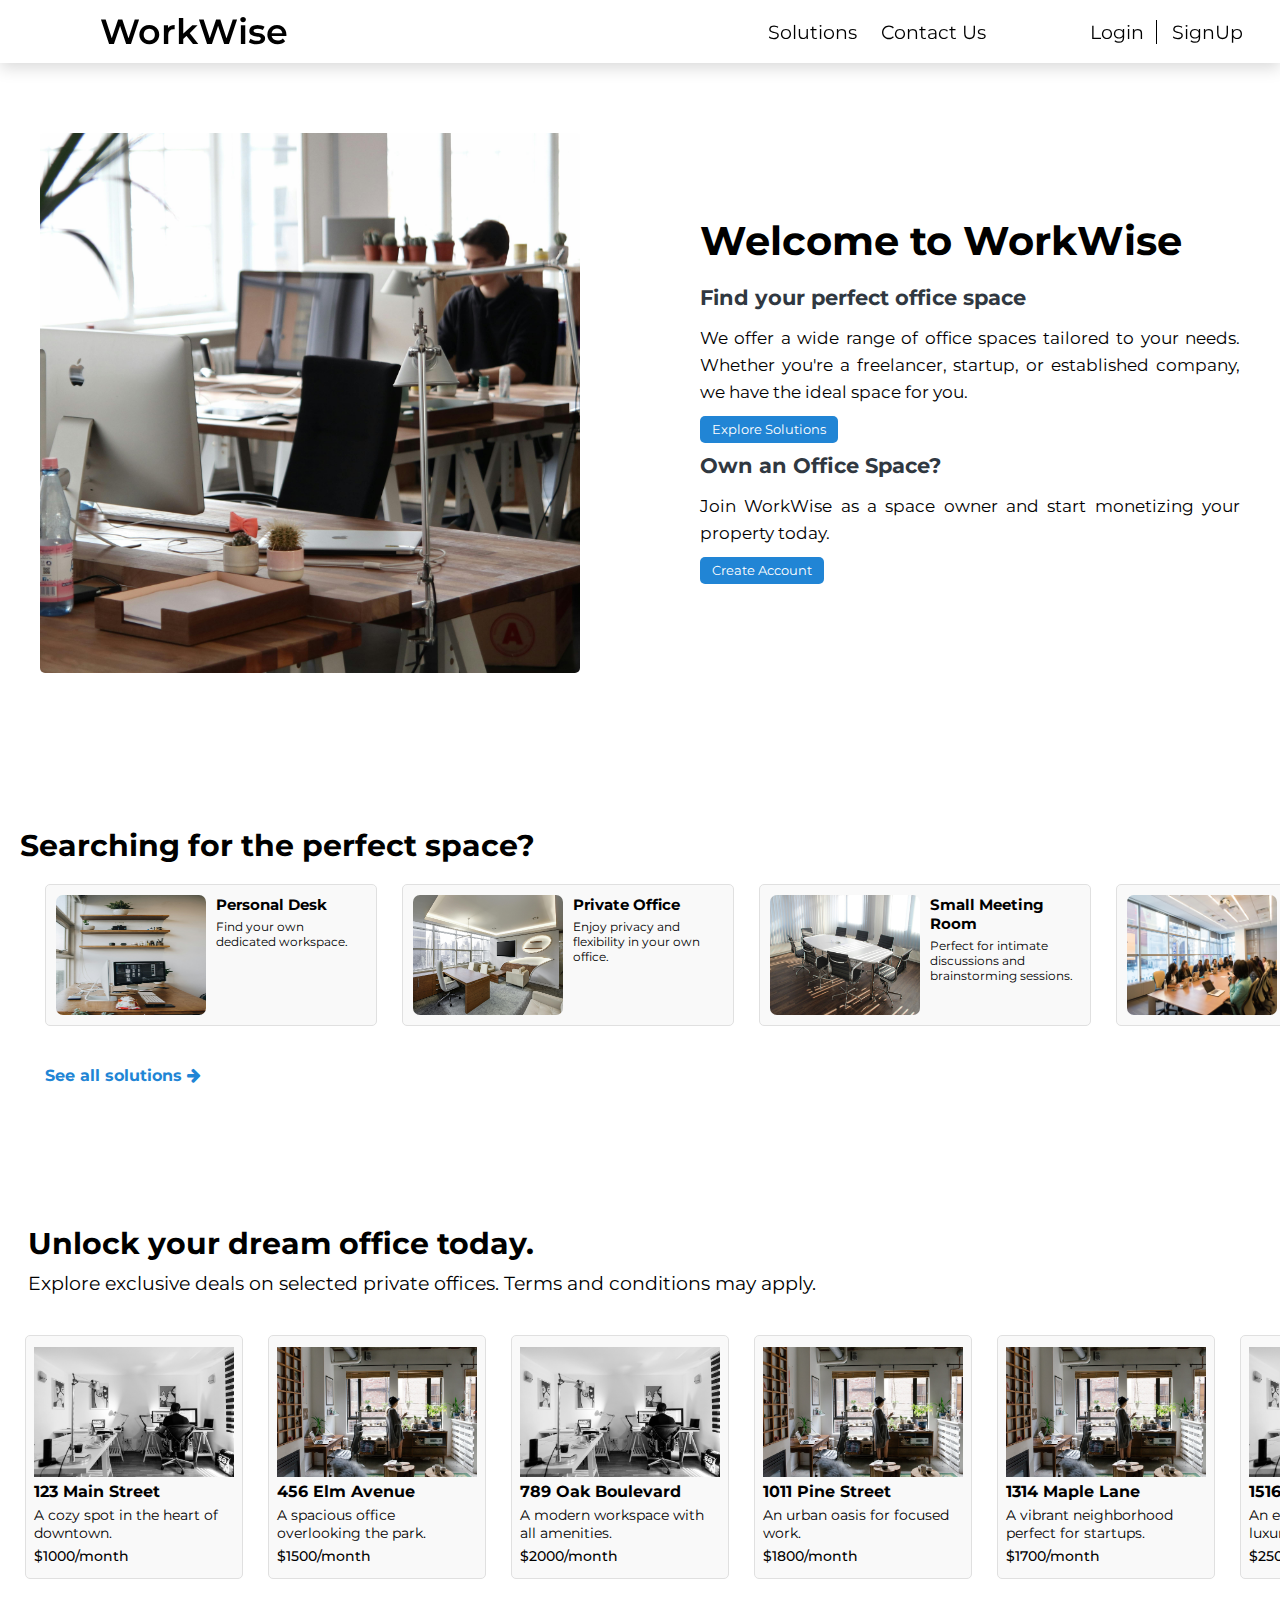
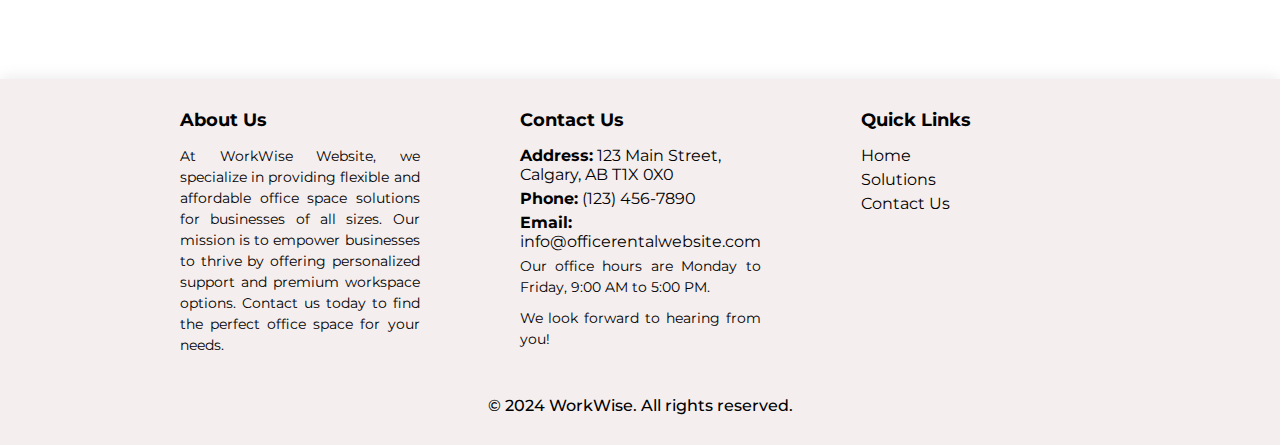
<file: index.html>
<!DOCTYPE html>
<html lang="en">
<head>
    <meta charset="UTF-8">
    <meta name="viewport" content="width=device-width, initial-scale=1.0">
    <link href="//maxcdn.bootstrapcdn.com/font-awesome/4.1.0/css/font-awesome.min.css" rel="stylesheet">
    <link rel="preconnect" href="https://fonts.googleapis.com">
    <link rel="preconnect" href="https://fonts.gstatic.com" crossorigin>
    <link href="https://fonts.googleapis.com/css2?family=Montserrat:ital,wght@0,100..900;1,100..900&display=swap" rel="stylesheet">
    <link rel="stylesheet" href="styles.css">
    <title>WorkWise</title>
</head>
<body>

    <!--Header Section-->
    <header class="header">
        <nav class="navbar">
            <div class="container">
                <div class="logo">
                    <a href="#">WorkWise</a>
                </div>
                <!-- Hamburger Icon -->
                <div class="menu-toggle">
                    <div class="hamburger">
                        <div class="line"></div>
                        <div class="line"></div>
                        <div class="line"></div>
                    </div>
                </div>
                <div class="menu">
                    <ul class="menu-list">
                        <li><a href="FindaWorkspace.html">Solutions</a></li>
                        <li><a class="a2" href="contactus.html">Contact Us</a></li>
                        <li><a href="login.html" class="login-link" >Login<li><a href="signup.html" class="signup-link">SignUp</a></li></a></li>
                    </ul>
                </div>
            </div>
        </nav>
    </header>

    <!--Home Search-->

    <section class="search-section">
        <div class="half-width">
            <img src="images/home-space.jpg" alt="Home Space Image">
        </div>
        <div class="half-width">
            <div>
                <h1>Welcome to WorkWise</h1>
                <h3>Find your perfect office space</h3>
                <p>We offer a wide range of office spaces tailored to your needs. Whether you're a freelancer, startup, or established company, we have the ideal space for you.</p>
                <a href="#" class="btn">Explore Solutions</a>
            </div>
            <div>
                <h3>Own an Office Space?</h3>
                <p>Join WorkWise as a space owner and start monetizing your property today.</p>
                <a href="#" class="btn">Create Account</a>
            </div>
        </div>
    </section>

    <!--Solutions-->

    <section class="space-types">
        <h2>Searching for the perfect space?</h2>
        <div class="scrolling-wrapper">
            <div class="space-type">
                <img src="images/personal-desk.jpg" alt="Personal Desk Image" class="space-image">
                <div class="space-content">
                    <h3>Personal Desk</h3>
                    <p>Find your own dedicated workspace.</p>
                </div>
            </div>
            <div class="space-type">
                <img src="images/private-office.jpg" alt="Personal Desk Image" class="space-image">
                <div class="space-content">
                    <h3>Private Office</h3>
                    <p>Enjoy privacy and flexibility in your own office.</p>
                </div>
            </div>
            <div class="space-type">
                <img src="images/small-meetroom.jpg" alt="Personal Desk Image" class="space-image">
                <div class="space-content">
                    <h3>Small Meeting Room</h3>
                    <p>Perfect for intimate discussions and brainstorming sessions.</p>
                </div>
            </div>
            <div class="space-type">
                <img src="images/big-meetroom.jpg" alt="Personal Desk Image" class="space-image">
                <div class="space-content">
                    <h3>Big Meeting Room</h3>
                    <p>Accommodate larger groups for presentations and conferences.</p>
                </div>
            </div>
            <div class="space-type">
                <img src="images/whole-flooroff.jpg" alt="Personal Desk Image" class="space-image">
                <div class="space-content">
                    <h3>Whole Floor Office</h3>
                    <p>Take over an entire floor for your company's operations.</p>
                </div>
            </div>
            <div class="space-type">
                <img src="images/venue.jpg" alt="Personal Desk Image" class="space-image">
                <div class="space-content">
                    <h3>Venue</h3>
                    <p>Host events and gatherings in our versatile venues.</p>
                </div>
            </div>
        </div>
        <p class="see-all-solutions"><a href="#solutions.html">See all solutions <i class="fa fa-arrow-right"></i></a></p>
    </section>

    <!--Highlights Spaces-->

    <section class="highlights">
        <h2 class="hh2">Unlock your dream office today.</h2>
        <h3 class="hh3">Explore exclusive deals on selected private offices. Terms and conditions may apply.</h3>
        <div class="highlight-wrapper">
            <!-- Space 1 -->
            <div class="highlight">
                <img src="images/space1.jpg" alt="Space 1" class="highlight-image">
                <div class="highlight-content">
                    <h3>123 Main Street</h3>
                    <p>A cozy spot in the heart of downtown.</p>
                    <p class="price">$1000/month</p>
                </div>
            </div>

            <!-- Space 2 -->
            <div class="highlight">
                <img src="images/space2.jpg" alt="Space 2" class="highlight-image">
                <div class="highlight-content">
                    <h3>456 Elm Avenue</h3>
                    <p>A spacious office overlooking the park.</p>
                    <p class="price">$1500/month</p>
                </div>
            </div>

            <!-- Space 3 -->
            <div class="highlight">
                <img src="images/space1.jpg" alt="Space 3" class="highlight-image">
                <div class="highlight-content">
                    <h3>789 Oak Boulevard</h3>
                    <p>A modern workspace with all amenities.</p>
                    <p class="price">$2000/month</p>
                </div>
            </div>

            <!-- Space 4 -->
            <div class="highlight">
                <img src="images/space2.jpg" alt="Space 4" class="highlight-image">
                <div class="highlight-content">
                    <h3>1011 Pine Street</h3>
                    <p>An urban oasis for focused work.</p>
                    <p class="price">$1800/month</p>
                </div>
            </div>

            <!-- Space 5 -->
            <div class="highlight">
                <img src="images/space2.jpg" alt="Space 5" class="highlight-image">
                <div class="highlight-content">
                    <h3>1314 Maple Lane</h3>
                    <p>A vibrant neighborhood perfect for startups.</p>
                    <p class="price">$1700/month</p>
                </div>
            </div>

            <!-- Space 6 -->
            <div class="highlight">
                <img src="images/space1.jpg" alt="Space 6" class="highlight-image">
                <div class="highlight-content">
                    <h3>1516 Birch Street</h3>
                    <p>An exclusive location for luxury offices.</p>
                    <p class="price">$2500/month</p>
                </div>
            </div>

            <!-- Space 7 -->
            <div class="highlight">
                <img src="images/space2.jpg" alt="Space 7" class="highlight-image">
                <div class="highlight-content">
                    <h3>1516 Birch Street</h3>
                    <p>An exclusive location for luxury offices.</p>
                    <p class="price">$2500/month</p>
                </div>
            </div>
        </div>
    </section>
    
    
    <!----- Footer ----->

    <footer>
        <div class="footer-container">
            <div class="footer-section">
                <h3>About Us</h3>
                <p>At WorkWise Website, we specialize in providing flexible and affordable office space solutions for businesses of all sizes.
                Our mission is to empower businesses to thrive by offering personalized support and premium workspace options. 
                Contact us today to find the perfect office space for your needs.</p>
            </div>
            <div class="footer-section">
                <h3>Contact Us</h3>
                <ul>
                    <li><strong>Address:</strong> 123 Main Street, Calgary, AB T1X 0X0</li>
                    <li><strong>Phone:</strong> (123) 456-7890</li>
                    <li><strong>Email:</strong> info@officerentalwebsite.com</li>
                </ul>
                <p>Our office hours are Monday to Friday, 9:00 AM to 5:00 PM.</p>
                <p>We look forward to hearing from you!</p>
            </div>
            
            <div class="footer-section">
                <h3>Quick Links</h3>
                <ul>
                    <li><a href="index.html">Home</a></li>
                    <!--<li><a href="#">About</a></li>-->
                    <li><a href="FindaWorkspace.html">Solutions</a></li>
                    <li><a href="contactus.html">Contact Us</a></li>
                </ul>
            </div>
        </div>
        <div class="bottom-footer">
            <p>&copy; 2024 WorkWise. All rights reserved.</p></p>
        </div>
    </footer>

    <script src="https://code.jquery.com/jquery-3.6.0.min.js"></script>
    <script src="script.js"></script>
    
</body>
</html>
</file>
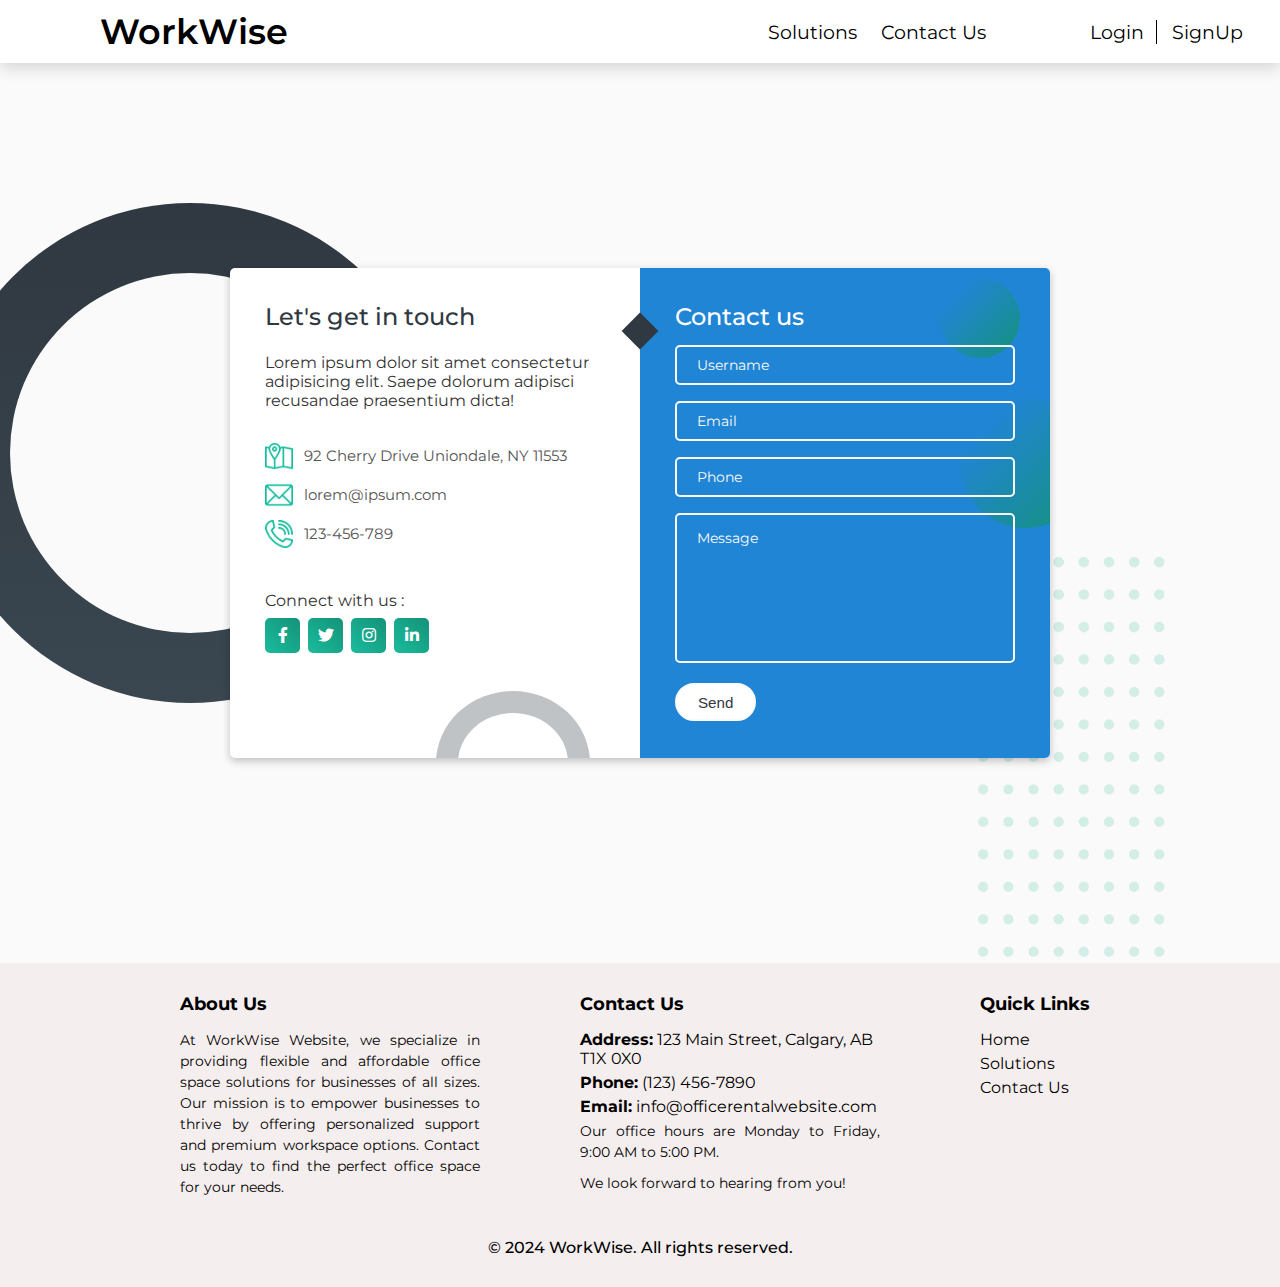
<file: contactus.html>
<!DOCTYPE html>
<html lang="en">
  <head>
    <meta charset="UTF-8" />
    <meta name="viewport" content="width=device-width, initial-scale=1.0" />
    <link rel="stylesheet" href="https://cdnjs.cloudflare.com/ajax/libs/font-awesome/5.15.4/css/all.min.css" />
    <link rel="preconnect" href="https://fonts.googleapis.com">
    <link rel="preconnect" href="https://fonts.gstatic.com" crossorigin>
    <link href="https://fonts.googleapis.com/css2?family=Montserrat:ital,wght@0,100..900;1,100..900&display=swap" rel="stylesheet">
    <title>Contact-Us</title>
    <link rel="stylesheet" href="contactus.css" />
  </head>
  <body>

    <!--Header Section-->
    <header class="header">
      <nav class="navbar">
          <div class="nav-container">
              <div class="logo">
                  <a href="index.html">WorkWise</a>
              </div>
              <!-- Hamburger Icon -->
              <div class="menu-toggle">
                  <div class="hamburger">
                      <div class="line"></div>
                      <div class="line"></div>
                      <div class="line"></div>
                  </div>
              </div>
              <div class="menu">
                  <ul class="menu-list">
                      <li><a href="FindaWorkspace.html">Solutions</a></li>
                      <li><a class="a2" href="contactus.html">Contact Us</a></li>
                      <li><a href="login.html" class="login-link" >Login<li><a href="signup.html" class="signup-link">SignUp</a></li></a></li>
                  </ul>
              </div>
          </div>
      </nav>
  </header>

    <div class="container">
      <span class="big-circle"></span>
      <img src="images/shape.png" class="square" alt="" />
      <div class="form">
        <div class="contact-info">
          <h3 class="title">Let's get in touch</h3>
          <p class="text">
            Lorem ipsum dolor sit amet consectetur adipisicing elit. Saepe
            dolorum adipisci recusandae praesentium dicta!
          </p>

          <div class="info">
            <div class="information">
              <img src="images/location.png" class="icon" alt="" />
              <p>92 Cherry Drive Uniondale, NY 11553</p>
            </div>
            <div class="information">
              <img src="images/email.png" class="icon" alt="" />
              <p>lorem@ipsum.com</p>
            </div>
            <div class="information">
              <img src="images/phone.png" class="icon" alt="" />
              <p>123-456-789</p>
            </div>
          </div>

          <div class="social-media">
            <p>Connect with us :</p>
            <div class="social-icons">
              <a href="#">
                <i class="fab fa-facebook-f"></i>
              </a>
              <a href="#">
                <i class="fab fa-twitter"></i>
              </a>
              <a href="#">
                <i class="fab fa-instagram"></i>
              </a>
              <a href="#">
                <i class="fab fa-linkedin-in"></i>
              </a>
            </div>
          </div>
        </div>

        <div class="contact-form">
          <span class="circle one"></span>
          <span class="circle two"></span>

          <form action="contactus.html" autocomplete="off">
            <h3 class="title">Contact us</h3>
            <div class="input-container">
              <input type="text" name="name" class="input" />
              <label for="">Username</label>
              <span>Username</span>
            </div>
            <div class="input-container">
              <input type="email" name="email" class="input" />
              <label for="">Email</label>
              <span>Email</span>
            </div>
            <div class="input-container">
              <input type="tel" name="phone" class="input" />
              <label for="">Phone</label>
              <span>Phone</span>
            </div>
            <div class="input-container textarea">
              <textarea name="message" class="input"></textarea>
              <label for="">Message</label>
              <span>Message</span>
            </div>
            <input type="submit" value="Send" class="btn" />
          </form>
        </div>
      </div>
    </div>

    <!----- Footer ----->

    <footer>
      <div class="footer-container">
          <div class="footer-section">
              <h3>About Us</h3>
              <p>At WorkWise Website, we specialize in providing flexible and affordable office space solutions for businesses of all sizes.
              Our mission is to empower businesses to thrive by offering personalized support and premium workspace options. 
              Contact us today to find the perfect office space for your needs.</p>
          </div>
          <div class="footer-section">
              <h3>Contact Us</h3>
              <ul>
                  <li><strong>Address:</strong> 123 Main Street, Calgary, AB T1X 0X0</li>
                  <li><strong>Phone:</strong> (123) 456-7890</li>
                  <li><strong>Email:</strong> info@officerentalwebsite.com</li>
              </ul>
              <p>Our office hours are Monday to Friday, 9:00 AM to 5:00 PM.</p>
              <p>We look forward to hearing from you!</p>
          </div>
          
          <div class="footer-section">
              <h3>Quick Links</h3>
              <ul>
                <li><a href="index.html">Home</a></li>
                <!--<li><a href="#">About</a></li>-->
                <li><a href="FindaWorkspace.html">Solutions</a></li>
                <li><a href="contactus.html">Contact Us</a></li>
              </ul>
          </div>
      </div>
      <div class="bottom-footer">
          <p>&copy; 2024 WorkWise. All rights reserved.</p></p>
      </div>
  </footer>

    <script src="contactus.js"></script>
  </body>
</html>
</file>
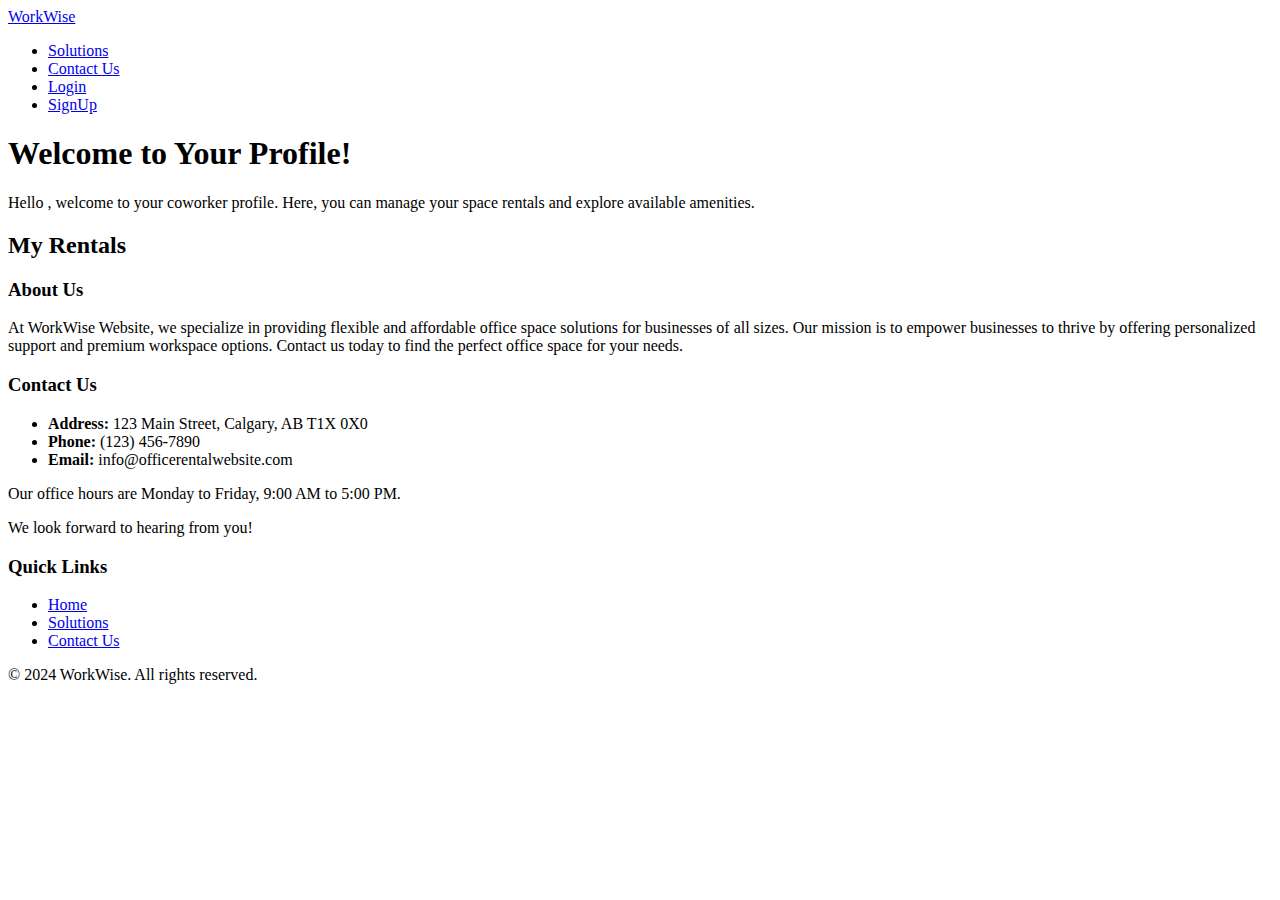
<file: coworker-profile.html>
<!DOCTYPE html>
<html lang="en">
<head>
    <meta charset="UTF-8">
    <meta name="viewport" content="width=device-width, initial-scale=1.0">
    <title>Co-Worker Profile</title>
</head>
<body>
    <header class="header">
        <nav class="navbar">
            <div class="container">
                <div class="logo">
                    <a href="index.html">WorkWise</a>
                </div>
                <div class="menu">
                    <ul class="menu-list">
                        <li><a href="FindaWorkspace.html">Solutions</a></li>
                        <li><a class="a2" href="contactus.html">Contact Us</a></li>
                        <li><a href="login.html" class="login-link" >Login<li><a href="signup.html" class="signup-link">SignUp</a></li></a></li>
                    </ul>
                </div>
            </div>
        </nav>
    </header>

    <!-- Main content -->
    <div class="container">
        <h1>Welcome to Your Profile!</h1>
        <p>Hello <span id="name"></span>, welcome to your coworker profile. Here, you can manage your space rentals and explore available amenities.</p>

        <!-- My Rentals Section -->
        <section id="rentals">
            <h2>My Rentals</h2>
            <ul id="rentals-list">
                <!-- User's rentals will be dynamically populated here -->
            </ul>
        </section>
    </div>

    <!----- Footer ----->

    <footer>
        <div class="footer-container">
            <div class="footer-section">
                <h3>About Us</h3>
                <p>At WorkWise Website, we specialize in providing flexible and affordable office space solutions for businesses of all sizes.
                Our mission is to empower businesses to thrive by offering personalized support and premium workspace options. 
                Contact us today to find the perfect office space for your needs.</p>
            </div>
            <div class="footer-section">
                <h3>Contact Us</h3>
                <ul>
                    <li><strong>Address:</strong> 123 Main Street, Calgary, AB T1X 0X0</li>
                    <li><strong>Phone:</strong> (123) 456-7890</li>
                    <li><strong>Email:</strong> info@officerentalwebsite.com</li>
                </ul>
                <p>Our office hours are Monday to Friday, 9:00 AM to 5:00 PM.</p>
                <p>We look forward to hearing from you!</p>
            </div>
            
            <div class="footer-section">
                <h3>Quick Links</h3>
                <ul>
                    <li><a href="index.html">Home</a></li>
                    <!--<li><a href="#">About</a></li>-->
                    <li><a href="FindaWorkspace.html">Solutions</a></li>
                    <li><a href="contactus.html">Contact Us</a></li>
                </ul>
            </div>
        </div>
        <div class="bottom-footer">
            <p>&copy; 2024 WorkWise. All rights reserved.</p></p>
        </div>
    </footer>

</body>
</html>
</file>
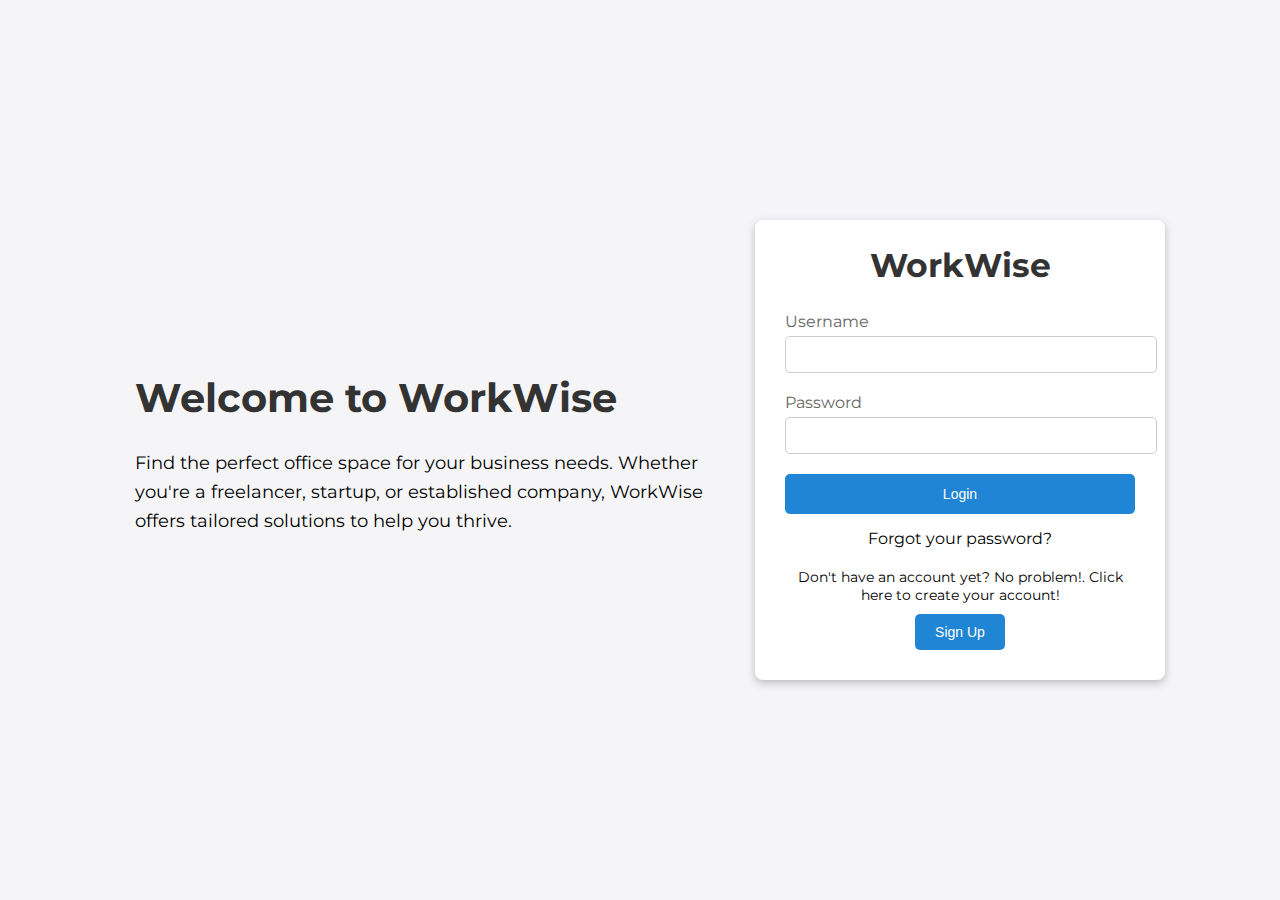
<file: login.html>
<!DOCTYPE html>
<html lang="en">
<head>
    <meta charset="UTF-8">
    <meta name="viewport" content="width=device-width, initial-scale=1.0">
    <link rel="preconnect" href="https://fonts.googleapis.com">
    <link rel="preconnect" href="https://fonts.gstatic.com" crossorigin>
    <link href="https://fonts.googleapis.com/css2?family=Montserrat:ital,wght@0,100..900;1,100..900&display=swap" rel="stylesheet">
    <title>Login Page</title>
    <link rel="stylesheet" href="login_styles.css">
</head>
<body>
    <div class="container">
        <div class="text">
            <h1>Welcome to WorkWise</h1>
            <p>Find the perfect office space for your business needs. Whether you're a freelancer, startup, or established company, WorkWise offers tailored solutions to help you thrive.</p>
        </div>
        <div class="login-box">
            <h2 class="login-logo-title">WorkWise</h2>
            <form class="login-form">
                <div class="input-group">
                    <label for="username">Username</label>
                    <input type="text" id="username" name="username" required>
                </div>
                <div class="input-group">
                    <label for="password">Password</label>
                    <input type="password" id="password" name="password" required>
                </div>
                <button type="submit" class="login-btn">Login</button>
            </form>
            <div class="forgot-password">
                <a href="#">Forgot your password?</a>
            </div>
            <div class="signup-option">
                <p>Don't have an account yet? No problem!. Click here to create your account!</p>
                <button class="signup-btn" onclick="window.location.href='signup.html'">Sign Up</button>
            </div>
        </div>
    </div>
    <script src="login_script.js"></script>
</body>
</html>
</file>
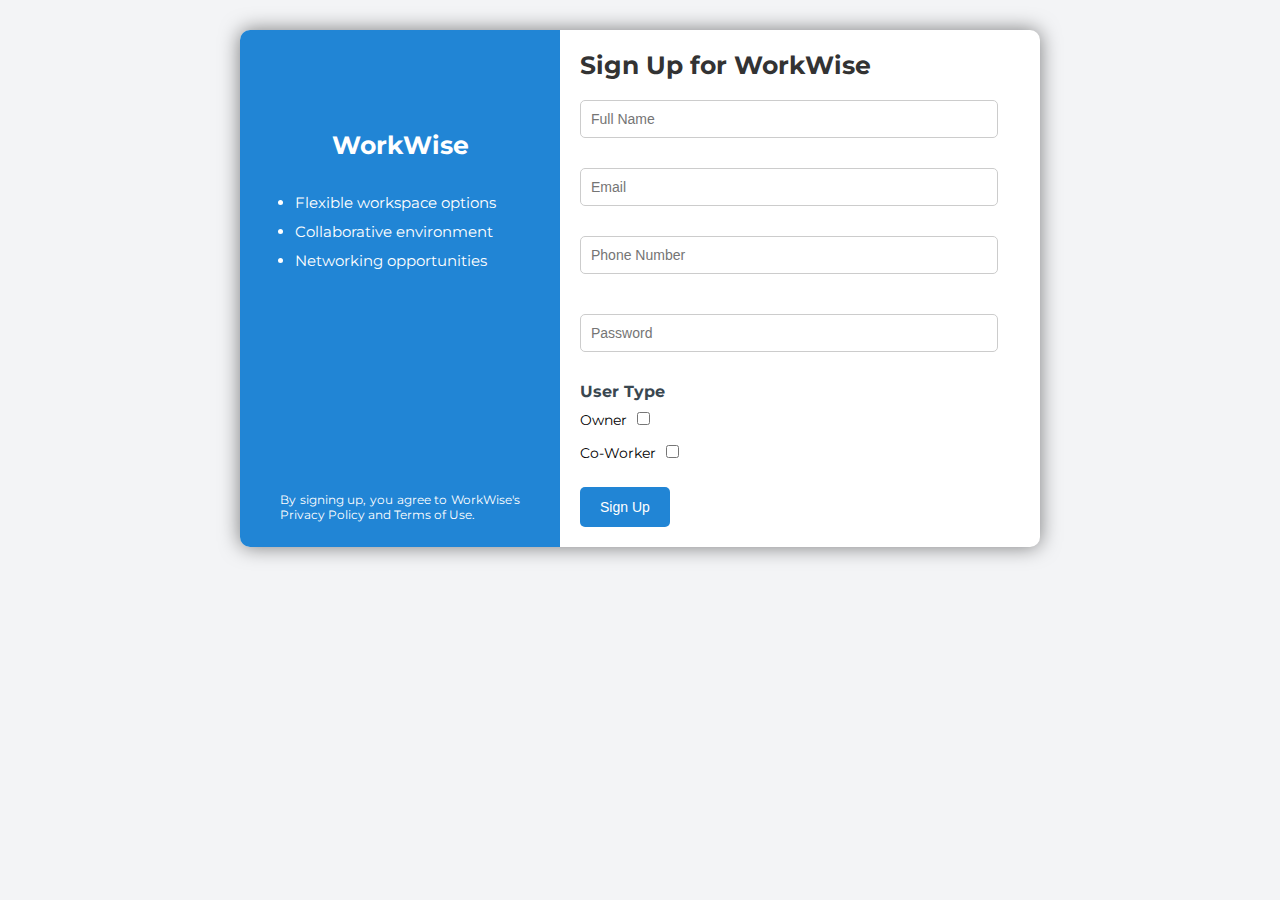
<file: signup.html>
<!DOCTYPE html>
<html lang="en">
<head>
    <meta charset="UTF-8">
    <meta name="viewport" content="width=device-width, initial-scale=1.0">
    <link rel="preconnect" href="https://fonts.googleapis.com">
    <link rel="preconnect" href="https://fonts.gstatic.com" crossorigin>
    <link href="https://fonts.googleapis.com/css2?family=Montserrat:ital,wght@0,100..900;1,100..900&display=swap" rel="stylesheet">
    <title>WorkWise-SignUp</title>
    <link rel="stylesheet" href="signup_styles.css">
</head>
<body>
    <div class="container">
        <div class="box">
            <div class="left">
                <h2>WorkWise</h2>
                <ul>
                    <li>Flexible workspace options</li>
                    <li>Collaborative environment</li>
                    <li>Networking opportunities</li>
                </ul>
                <div class="bottom-text">
                    <p>By signing up, you agree to WorkWise's Privacy Policy and Terms of Use.</p>
                </div>
            </div>
            <div class="right">
                <h2>Sign Up for WorkWise</h2>
                <form id="signup-form">
                    <div class="form-group">
                        <input type="text" id="fullname" name="fullname" placeholder="Full Name" required>
                    </div>
                    <div class="form-group">
                        <input type="email" id="email" name="email" placeholder="Email" required>
                    </div>
                    <div class="form-group">
                        <input type="tel" id="phone" name="phone" placeholder="Phone Number" required>
                    </div>
                    <div class="form-group">
                        <p id="password-error" class="error-message"></p> <!-- Validation message -->
                        <input type="password" id="password" name="password" placeholder="Password" required>
                    </div>
                    <div class="form-group">
                        <h3>User Type</h3>
                        <div class="checkbox-group">
                            <label for="owner">Owner</label>
                            <input type="checkbox" id="owner">
                        </div>
                        <div class="checkbox-group">
                            <label for="coworker">Co-Worker</label>
                            <input type="checkbox" id="coworker">
                        </div>
                    </div>
                    <button type="submit">Sign Up</button>
                </form>
            </div>
        </div>
    </div>
    <script src="signup_script.js"></script>
</body>
</html>
</file>
<file: styles.css>
* {
    margin: 0;
    padding: 0;
    box-sizing: border-box;
}

body {
    font-family: "Montserrat", sans-serif;
    font-style: normal;
    text-decoration: none;
    overflow-x: hidden;
    scroll-behavior: smooth;
    scroll-padding-top: 5rem;
}

/*-------Header------------*/

.header {
    position: sticky;
    top: 0;
    left: 0;
    right: 0;
    box-shadow: rgba(0, 0, 0, 0.15) 0px 5px 15px 0px;
    z-index: 100;
    background-color: white;
}

/*-------NavBar------------*/

.navbar {
    display: flex;
    align-items: center;
    justify-content: space-between;
    padding: 10px 20px;
    z-index: 1000;
    overflow: hidden;
}

.container {
    display: flex;
    align-items: center;
}

/*-------Logo------------*/

.logo a {
    font-size: 2.2rem;
    padding-right: 30rem;
    margin-left: 5rem;
    font-weight: 600;
    text-align: center;
    color: #000;
    text-decoration: none;
}

/*-------Navigation Links------------*/

/* Menu Icon for the responsive design*/
.dropdown-btn {
    display: none; /* Initially hide for larger screens */
}

.menu-list {
    list-style-type: none;
    margin: 0;
    padding: 0;
}

.menu-list li {
    display: inline-block;
    margin-right: 20px;
}

.menu-list li:last-child {
    margin-right: 0;
}

.menu-list li a {
    color: #000;
    text-decoration: none;
    font-size: 1.2rem;
    font-weight: 400;
}

.menu-list .login-link {
    margin-right: -8px;
}

.menu-list .signup-link {
    color: #000;
    text-decoration: none;
    font-size: 1.2rem;
    font-weight: 400;
    padding-left: 15px;
    border-left: 1px solid #000;
}

.menu-list .signup-link:hover {
    color: #2185D5;
    cursor: pointer;
}

.menu-list li a:hover {
    color: #2185D5;
    cursor: pointer;
}

.menu-list .a2 {
    margin-right: 5rem;
}

/*--------Home Section --------------*/

.search-section {
    display: flex;
    justify-content: space-between;
    align-items: center;
    padding: 40px;
    position: relative;
    margin-top: 30px;
}

.search-section .half-width {
    width: 45%;
    margin-bottom: 30px;
}

.search-section img {
    width: 100%;
    max-width: 600px;
    height: 60vh;
    object-fit: cover;
    border-radius: 5px;
}

.search-section h1 {
    font-size: 2.5rem;
    margin-bottom: 20px;
}

.search-section h3 {
    font-size: 1.3rem;
    color: #303841;
    margin-bottom: 15px;
    text-align: left;
}

.search-section p {
    font-size: 1.05rem;
    line-height: 1.6;
    margin-bottom: 10px;
    text-align: justify;
}

.search-section .btn {
    display: inline-block;
    padding: 6px 12px;
    margin-bottom: 10px;
    background-color: #2185D5;
    color: white;
    font-size: 0.8rem;
    border-radius: 5px;
    text-decoration: none;
}

.search-section .btn:hover {
    background-color: #1669b2;
}

/*----------Solutions-------*/

.space-types {
    margin: 40px 0 100px 20px;
    padding: 40px 0;
    text-align: center;
    position: relative;
}

.space-types h2 {
    font-size: 30px;
    text-align: left;
}

.scrolling-wrapper {
    display: flex;
    flex-wrap: nowrap;
    overflow-x: auto;
    -webkit-overflow-scrolling: touch;
    margin-top: 20px;
    padding-bottom: 20px;
    scrollbar-width: none;
    -ms-overflow-style: none;
}

.space-type {
    display: flex;
    flex-direction: row;
    align-items: flex-start;
    margin-bottom: 20px;
    padding: 10px;
    border: 1px solid #e0e0e0;
    border-radius: 5px;
    background-color: #f9f9f9;
    margin-left: 25px;
}

.space-type:hover {
    box-shadow: rgba(0, 0, 0, 0.24) 0px 3px 8px;
    cursor: pointer;
}

.space-image {
    width: 150px;
    height: 120px;
    margin-right: 10px;
    border-radius: 7px;
}

.space-content {
    flex: 1;
}

.space-content h3 {
    margin-bottom: 5px;
    font-size: 15px;
    text-align: left !important;
}

.space-content p {
    margin-bottom: 0;
    width: 150px;
    font-size: 12px;
    text-align: left;
}

/*-------See all Solutions----------*/

.see-all-solutions {
    text-align: left;
    font-weight: 700;
}

.see-all-solutions a {
    margin-left: 25px;
    color: #2185D5;
    text-decoration: none;
}

.see-all-solutions a:hover {
    color: #1669b2;
}

/*-------Highlights Spaces----------*/

.highlights {
    margin-top: 80px;
    margin-bottom: 80px;
}

.highlights h3 {
    margin-bottom: 40px;
}

.hh2 {
    margin-bottom: 10px;
    font-size: 30px;
}

.hh3 {
    font-weight: 400;
}

.hh2, .hh3 {
    padding-left: 28px;
}

.highlight-wrapper {
    display: flex;
    flex-wrap: nowrap;
    margin-top: 20px;
    scrollbar-width: none;
    -ms-overflow-style: none;
    overflow-x: auto;
    -webkit-overflow-scrolling: touch;
    padding-bottom: 20px;
}

.highlight {
    display: flex;
    flex-direction: column;
    align-items: center;
    padding: 8px;
    border: 1px solid #e0e0e0;
    border-radius: 5px;
    background-color: #f9f9f9;
    margin-left: 25px;
}

.highlight:hover {
    box-shadow: rgba(0, 0, 0, 0.24) 0px 3px 8px;
    cursor: pointer;
}

.highlight-image {
    width: 200px;
    height: 130px;
    margin-top: 3px;
}

.highlight-content {
    text-align: left;
}

.highlight-content h3 {
    margin-bottom: 5px;
    margin-top: 5px;
    font-size: 16px;
    text-align: left;
}

.highlight-content p {
    margin-bottom: 5px;
    font-size: 14px;
}

.highlight-content .price {
    font-weight: 500;
}

/*-------Footer----------*/

footer {
    background-color: #f5eeee;
    color: #000;
    text-align: center;
    bottom: 0;
    width: 100%;
    z-index: 1000;
    padding: 30px 0;
    box-shadow: rgba(17, 17, 26, 0.1) 0px 0px 16px;
}

.footer-container {
    display: flex;
    justify-content: space-between;
    align-items: flex-start;
    max-width: 1800px;
    margin: 0 0 0 180px;
}

.footer-section {
    flex: 1;
    margin-right: 100px;
}

.footer-section:last-child {
    margin-right: 0;
}

.footer-section h3 {
    font-size: 18px;
    margin-bottom: 15px;
    text-align: left;
}

.footer-section p {
    font-size: 14px;
    line-height: 1.5;
    margin-bottom: 10px;
    text-align: justify;
}

.footer-section ul {
    list-style-type: none;
    padding: 0;
    text-align: left;
}

.footer-section ul li {
    margin-bottom: 5px;
    text-align: left;
}

.footer-section ul li strong {
    font-weight: bold;
    text-align: left;
}

.footer-section ul li a {
    color: #000;
    text-decoration: none;
    text-align: left;
}

.footer-section ul li a:hover {
    color: #1669b2;
    cursor: pointer;
    font-style: italic;
    font-size: 20px;
}

.bottom-footer {
    text-align: center;
    margin-top: 30px;
}

.bottom-footer p {
    font-size: 16px;
    font-weight: 500;
}

/*-------Responsive Design----------*/

/* For screens up to 768px width */
@media (max-width: 768px) {
    /* Body */
    body .search-section, .space-types, .highlights, .footer-container {
        padding: 20px;        
    }

    /* Header */
    .logo a {
        padding-right: 10rem;
        margin-left: 2rem;
    }

    /* Navigation Links */

    .menu-list li a {
        font-size: 1rem;
        font-weight: 500;
    }

    .menu-list .signup-link {
        font-size: 1rem;
        font-weight: 500;
        padding-left: 0px;
        border-left: none;
    }

    .dropdown-btn {
        display: flex;
        flex-direction: column;
        justify-content: space-between;
        height: 20px;
        cursor: pointer;
    }

    .line {
        width: 30px;
        height: 2px;
        background-color: #000;
        transition: all 0.3s ease;
    }

    .menu-toggle {
        cursor: pointer; /* Add this line */
    }
    
    .menu-toggle .hamburger {
        display: flex;
        flex-direction: column;
        justify-content: space-between;
        height: 20px;
        width: 30px;
        cursor: pointer;
    }

    /* Rotate animation */
    .open .line:nth-child(1) {
        transform: translateY(6px) rotate(45deg);
    }

    .open .line:nth-child(2) {
        opacity: 0;
    }

    .open .line:nth-child(3) {
        transform: translateY(-6px) rotate(-45deg);
    }

    .menu {
        display: none;
        width: 100%;
        background-color: #f9f9f9;
        box-shadow: 0px 8px 16px 0px rgba(0, 0, 0, 0.2);
        z-index: 1;
    }

    .menu.show {
        display: block;
    }

    /* Home Section */
    .search-section {
        flex-direction: column;
        text-align: center;
    }

    .search-section .half-width {
        width: 100%;
        margin-bottom: 30px;
    }

    .search-section img {
        height: auto;
    }

    .search-section h1 {
        font-size: 2rem;
    }

    .search-section .btn {
        font-size: 0.9rem;
    }

    /* Solutions */
    .space-types {
        padding: 20px 0;
        margin-left: 0;
    }

    .space-types h2 {
        font-size: 25px;
        padding-left: 0;
    }

    .scrolling-wrapper {
        overflow-x: auto;
        overflow-y: hidden;
        white-space: nowrap;
    }

    .space-type {
        margin-left: 10px;
    }

    /* See all Solutions */
    .see-all-solutions a {
        margin-left: 10px;
    }

    /* Highlights Spaces */
    .highlights {
        margin-top: 60px;
        margin-bottom: 60px;
    }

    .hh2, .hh3 {
        padding-left: 0;
    }

    .highlight-wrapper {
        overflow-x: auto;
        overflow-y: hidden;
        white-space: nowrap;
    }

    .highlight {
        margin-left: 10px;
    }

    /* Footer */
    .footer-container {
        flex-direction: column;
        margin: 0;
    }

    .footer-section {
        margin: 0 0 30px 0;
        text-align: center;
    }

    .footer-section:last-child {
        margin-bottom: 0;
    }
}

/* For screens above 768px width */
@media (min-width: 769px) {
    /* Header */
    .logo a {
        padding-right: 30rem;
        margin-left: 5rem;
    }

    /* Navigation Links */
    .menu-list li a {
        font-size: 1.2rem;
    }

    .menu-list .signup-link {
        padding-left: 15px;

    }

    /* Home Section */
    .search-section {
        padding: 40px;
    }

    .search-section .half-width {
        width: 45%;
        margin-bottom: 30px;
    }

    .search-section img {
        height: 60vh;
    }

    .search-section h1 {
        font-size: 2.5rem;
    }

    .search-section .btn {
        font-size: 0.8rem;
    }

    /* Solutions */
    .space-types {
        margin: 40px 0 100px 20px;
        padding: 40px 0;
    }

    .space-types h2 {
        font-size: 30px;
    }

    .scrolling-wrapper {
        margin-top: 20px;
        padding-bottom: 20px;
    }

    .space-type {
        margin-left: 25px;
    }

    /* See all Solutions */
    .see-all-solutions a {
        margin-left: 25px;
    }

    /* Highlights Spaces */
    .highlights {
        margin-top: 80px;
        margin-bottom: 80px;
    }

    .hh2, .hh3 {
        padding-left: 28px;
    }

    /* Footer */
    .footer-container {
        flex-direction: row;
        margin: 0 180px;
    }

    .footer-section {
        margin-right: 100px;
    }

    .footer-section:last-child {
        margin-right: 0;
    }
}
</file>
<file: contactus.css>
* {
  margin: 0;
  padding: 0;
  box-sizing: border-box;
}

body {
  font-family: "Montserrat", sans-serif;
  font-style: normal;
  text-decoration: none;
  overflow-x: hidden;
  scroll-behavior: smooth;
  scroll-padding-top: 5rem;
}

/*-------Header------------*/

.header {
  position: relative;
  top: 0;
  left: 0;
  right: 0;
  box-shadow: rgba(0, 0, 0, 0.15) 0px 5px 15px 0px;
  z-index: 100;
  background-color: white;
}

/*-------NavBar------------*/

.navbar {
  display: flex;
  align-items: center;
  justify-content: space-between;
  padding: 10px 20px;
  z-index: 1000;
  /*overflow: hidden;*/
}

.navbar .nav-container {
  display: flex;
  align-items: center;
}

/*-------Logo------------*/

.logo a {
  font-size: 2.2rem;
  padding-right: 30rem;
  margin-left: 5rem;
  font-weight: 600;
  text-align: center;
  color: #000;
  text-decoration: none;
}

/*-------Navigation Links------------*/

/* Menu Icon for the responsive design*/

.dropdown-btn {
  display: none; /* Initially hide for larger screens */
}

.menu-list {
  list-style-type: none;
  margin: 0;
  padding: 0;
}

.menu-list li {
  display: inline-block;
  margin-right: 20px;
}

.menu-list li:last-child {
  margin-right: 0;
}

.menu-list li a {
  color: #000;
  text-decoration: none;
  font-size: 1.2rem;
  font-weight: 400;
}

.menu-list .login-link {
  margin-right: -8px;
}

.menu-list .signup-link {
  color: #000;
  text-decoration: none;
  font-size: 1.2rem;
  font-weight: 400;
  padding-left: 15px;
  border-left: 1px solid #000;
}

.menu-list .signup-link:hover {
  color: #2185D5;
  cursor: pointer;
}

.menu-list li a:hover {
  color: #2185D5;
  cursor: pointer;
}

.menu-list .a2 {
  margin-right: 5rem;
}

/*-------Contact Form------------*/

.container {
  position: relative;
  width: 100%;
  min-height: 100vh;
  padding: 2rem;
  background-color: #fafafa;
  overflow: hidden;
  display: flex;
  align-items: center;
  justify-content: center;
}

.form {
  width: 100%;
  max-width: 820px;
  background-color: #fff;
  border-radius: 5px;
  box-shadow: rgba(0, 0, 0, 0.24) 0px 3px 8px;
  z-index: 1000;
  overflow: hidden;
  display: grid;
  grid-template-columns: repeat(2, 1fr);
}

.contact-form {
  background-color: #2185D5;
  position: relative;
}

.circle {
  border-radius: 50%;
  background: linear-gradient(135deg, transparent 20%, #149279);
  position: absolute;
}

.circle.one {
  width: 130px;
  height: 130px;
  top: 130px;
  right: -40px;
}

.circle.two {
  width: 80px;
  height: 80px;
  top: 10px;
  right: 30px;
}

.contact-form:before {
  content: "";
  position: absolute;
  width: 26px;
  height: 26px;
  background-color: #303841;
  transform: rotate(45deg);
  top: 50px;
  left: -13px;
}

form {
  padding: 2.3rem 2.2rem;
  z-index: 10;
  overflow: hidden;
  position: relative;
}

.title {
  color: #fff;
  font-weight: 500;
  font-size: 1.5rem;
  line-height: 1;
  margin-bottom: 0.7rem;
}

.input-container {
  position: relative;
  margin: 1rem 0;
}

.input {
  width: 100%;
  outline: none;
  border: 2px solid #fafafa;
  background: none;
  padding: 0.6rem 1.2rem;
  color: #fff;
  font-weight: 500;
  font-size: 0.95rem;
  letter-spacing: 0.5px;
  border-radius: 5px;
  transition: 0.3s;
}

textarea.input {
  padding: 0.8rem 1.2rem;
  min-height: 150px;
  border-radius: 5px;
  resize: none;
  overflow-y: auto;
}

.input-container label {
  position: absolute;
  top: 50%;
  left: 15px;
  transform: translateY(-50%);
  padding: 0 0.4rem;
  color: #fafafa;
  font-size: 0.9rem;
  font-weight: 400;
  pointer-events: none;
  z-index: 1000;
  transition: 0.5s;
}

.input-container.textarea label {
  top: 1rem;
  transform: translateY(0);
}

.btn {
  padding: 0.6rem 1.3rem;
  background-color: #fff;
  border: 2px solid #fafafa;
  font-size: 0.95rem;
  font-weight: 500;
  color: #303841;
  line-height: 1;
  border-radius: 25px;
  outline: none;
  cursor: pointer;
  transition: 0.3s;
  margin: 0;
}

.btn:hover {
  background-color: transparent;
  color: #fff;
}

.input-container span {
  position: absolute;
  top: 0;
  left: 25px;
  transform: translateY(-50%);
  font-size: 0.8rem;
  padding: 0 0.4rem;
  color: transparent;
  pointer-events: none;
  z-index: 500;
}

.input-container span:before,
.input-container span:after {
  content: "";
  position: absolute;
  width: 10%;
  opacity: 0;
  transition: 0.3s;
  height: 5px;
  background-color: #303841;
  top: 50%;
  transform: translateY(-50%);
}

.input-container span:before {
  left: 50%;
}

.input-container span:after {
  right: 50%;
}

.input-container.focus label {
  top: 0;
  transform: translateY(-50%);
  left: 25px;
  font-size: 0.8rem;
  font-weight: bold;
}

.input-container.focus span:before,
.input-container.focus span:after {
  width: 50%;
  opacity: 1;
}

.contact-info {
  padding: 2.3rem 2.2rem;
  position: relative;
}

.contact-info .title {
  color: #303841;
}

.text {
  color: #333;
  margin: 1.5rem 0 2rem 0;
}

.information {
  display: flex;
  color: #555;
  margin: 0.7rem 0;
  align-items: center;
  font-size: 0.95rem;
}

.icon {
  width: 28px;
  margin-right: 0.7rem;
}

.social-media {
  padding: 2rem 0 0 0;
}

.social-media p {
  color: #333;
}

.social-icons {
  display: flex;
  margin-top: 0.5rem;
}

.social-icons a {
  width: 35px;
  height: 35px;
  border-radius: 5px;
  background: linear-gradient(45deg, #1abc9c, #149279);
  color: #fff;
  text-align: center;
  line-height: 35px;
  margin-right: 0.5rem;
  transition: 0.3s;
}

.social-icons a:hover {
  transform: scale(1.05);
}

.contact-info:before {
  content: "";
  position: absolute;
  width: 110px;
  height: 100px;
  border: 22px solid #303841;
  border-radius: 50%;
  bottom: -77px;
  right: 50px;
  opacity: 0.3;
}

.big-circle {
  position: absolute;
  width: 500px;
  height: 500px;
  border-radius: 50%;
  background: linear-gradient(to bottom, #303841, #3A4750);
  bottom: 50%;
  right: 50%;
  transform: translate(-40%, 38%);
}

.big-circle:after {
  content: "";
  position: absolute;
  width: 360px;
  height: 360px;
  background-color: #fafafa;
  border-radius: 50%;
  top: calc(50% - 180px);
  left: calc(50% - 180px);
}

.square {
  position: absolute;
  height: 400px;
  top: 50%;
  left: 50%;
  transform: translate(181%, 11%);
  opacity: 0.2;
}

/*-------Footer----------*/

footer {
  background-color: #f5eeee;
  color: #000;
  text-align: center;
  bottom: 0;
  width: 100%;
  z-index: 1000;
  padding: 30px 0;
  box-shadow: rgba(17, 17, 26, 0.1) 0px 0px 16px;
}

.footer-container {
  display: flex;
  justify-content: space-between;
  align-items: flex-start;
  max-width: 1800px;
  margin: 0 0 0 180px;
}

.footer-section {
  flex: 1;
  margin-right: 100px;
}

.footer-section:last-child {
  margin-right: 0;
}

.footer-section h3 {
  font-size: 18px;
  margin-bottom: 15px;
  text-align: left;
}

.footer-section p {
  font-size: 14px;
  line-height: 1.5;
  margin-bottom: 10px;
  text-align: justify;
}

.footer-section ul {
  list-style-type: none;
  padding: 0;
  text-align: left;
}

.footer-section ul li {
  margin-bottom: 5px;
  text-align: left;
}

.footer-section ul li strong {
  font-weight: bold;
  text-align: left;
}

.footer-section ul li a {
  color: #000;
  text-decoration: none;
  text-align: left;
}

.footer-section ul li a:hover {
  color: #1669b2;
  cursor: pointer;
  font-style: italic;
  font-size: 20px;
}

.bottom-footer {
  text-align: center;
  margin-top: 30px;
}

.bottom-footer p {
  font-size: 16px;
  font-weight: 500;
}

/*-------Responsive Design----------*/

@media (max-width: 850px) {
  .form {
    grid-template-columns: 1fr;
  }

  .contact-info:before {
    bottom: initial;
    top: -75px;
    right: 65px;
    transform: scale(0.95);
  }

  .contact-form:before {
    top: -13px;
    left: initial;
    right: 70px;
  }

  .square {
    transform: translate(140%, 43%);
    height: 350px;
  }

  .big-circle {
    bottom: 75%;
    transform: scale(0.9) translate(-40%, 30%);
    right: 50%;
  }

  .text {
    margin: 1rem 0 1.5rem 0;
  }

  .social-media {
    padding: 1.5rem 0 0 0;
  }
}

@media (max-width: 480px) {
  .container {
    padding: 1.5rem;
  }

  .contact-info:before {
    display: none;
  }

  .square,
  .big-circle {
    display: none;
  }

  form,
  .contact-info {
    padding: 1.7rem 1.6rem;
  }

  .text,
  .information,
  .social-media p {
    font-size: 0.8rem;
  }

  .title {
    font-size: 1.15rem;
  }

  .social-icons a {
    width: 30px;
    height: 30px;
    line-height: 30px;
  }

  .icon {
    width: 23px;
  }

  .input {
    padding: 0.45rem 1.2rem;
  }

  .btn {
    padding: 0.45rem 1.2rem;
  }
}
</file>
<file: login_styles.css>
body {
    font-family: "Montserrat", sans-serif;
    font-style: normal;
    background-color: #f5f5f7;
    margin: 0;
    padding: 0;
    display: flex;
    justify-content: center;
    align-items: center;
    height: 100vh;
}

.container {
    display: flex;
    justify-content: space-between;
    align-items: center;
    height: 100%;
}

.text {
    width: 600px;
    padding: 0 20px;
}

.text h1 {
    font-size: 40px;
    color: #333;
    margin-bottom: 20x;
}

.text p {
    font-size: 18px;
    color: #000;
    line-height: 1.6;
}

.login-box {
    background-color: #fff;
    padding: 30px;
    border-radius: 8px;
    box-shadow: rgba(0, 0, 0, 0.24) 0px 3px 8px;
    width: 350px;
}

.login-title {
    text-align: left;
    margin-top: 50px;
    font-size: 24px;
    color: #333;
}
.login-logo-title
{
    text-align: center;
    margin-top: -5px;
    font-size: 33px;
    color: #333;
}
.signup-option {
    margin-top: 20px;
    text-align: center;
}

.signup-option p {
    margin-bottom: 10px;
    font-size: 14px;
    color: #666;
}

.signup-btn {
    background-color: #2185D5;
    color: #fff;
    border: none;
    border-radius: 5px;
    padding: 10px 20px;
    font-size: 14px;
    cursor: pointer;
    transition: background-color 0.3s ease;
}

.signup-btn:hover {
    background-color: #61b0f0;
    color: #000;
}


.input-group {
    margin-bottom: 20px;
}

label {
    display: block;
    margin-bottom: 5px;
    color: #666;
}

input[type="text"],
input[type="password"] {
    width: 100%;
    padding: 10px;
    border-radius: 5px;
    border: 1px solid #ccc;
}

button.login-btn {
    width: 100%;
    padding: 12px;
    border: none;
    background-color: #2185D5;
    font-size: 14px;
    color: #fff;
    border-radius: 5px;
    cursor: pointer;
    transition: background-color 0.3s ease;
}

button.login-btn:hover {
    background-color: #61b0f0;
    color: #000;
}

.forgot-password {
    text-align: center;
    margin-top: 15px;
}

.forgot-password a {
    text-decoration: none;
    color: black;
}

.forgot-password a:hover {
    text-decoration: underline;
}
.signup-option p{
    color: black;
}

/*-----------Responsive design ---------*/

@media (max-width: 768px) {
    .container {
        flex-direction: column;
    }

    .text,
    .login-box {
        width: 90%;
        margin: 20px 0;
    }
}
</file>
<file: signup_styles.css>
* {
    margin: 0;
    padding: 0;
    box-sizing: border-box;
}

body {
    font-family: "Montserrat", sans-serif;
    font-style: normal;
    background-color: #f3f4f6;
}

/*-----Style of the whole container-------*/

.container {
    display: flex;
    justify-content: center;
    align-items: center;
    height: 100h;
    margin-top: 30px;
}

.box {
    background-color: #fff;
    border-radius: 10px;
    box-shadow: 0px 0px 20px rgba(0, 0, 0, 0.5);
    overflow: hidden;
    width: 800px;
    display: flex;
}

/*-----Style of the left side-------*/

.left {
    background-color: #2185D5;
    color: #fff;
    padding: 20px 40px;
    text-align: center;
    width: 40%;
    display: flex;
    flex-direction: column;
    justify-content: space-between;
}

.left h2 {
    font-size: 25px;
    margin-top: 80px;
}

.left ul {
    text-align: left;
    font-size: 15px;
    margin-top: -180px;
    margin-left: 15px;
}

.left ul li {
    margin-bottom: 10px;
}

.left label {
    margin-top: 20px;
    display: inline-block;
    color: #fff;
}

.bottom-text {
    text-align: justify;
    font-size: 12px;
    margin-bottom: 5px;
}

/*-----Style of the right side-------*/

.right {
    padding: 20px;
    width: 60%;
}

.right h2 {
    margin-bottom: 20px;
    font-size: 25px;
    color: #333;
}

.form-group {
    margin-bottom: 20px;
}

.form-group input[type="text"],
.form-group input[type="email"],
.form-group input[type="tel"],
.form-group input[type="password"] {
    width: calc(100% - 22px);
    padding: 10px;
    font-size: 14px;
    border: 1px solid #ccc;
    border-radius: 5px;
    margin-bottom: 10px;
}

.form-group h3 {
    margin-bottom: 5px;
    font-size: 16px;
    color: #3A4750;
}

.checkbox-group {
    display: flex;
    align-items: first baseline;
    margin-top: 10px;
}

.checkbox-group label {
    display: flex;
    align-items: center;
    margin-bottom: 5px;
    margin-right: 10px;
    font-size: 14px;
}

.checkbox-group input[type="checkbox"] {
    margin-right: 20px;
}

button[type="submit"] {
    background-color: #2185D5;
    color: #fff;
    border: none;
    border-radius: 5px;
    padding: 12px 20px;
    font-size: 14px;
    cursor: pointer;
    transition: background-color 0.3s ease;
}

button[type="submit"]:hover {
    background-color: #61b0f0;
}

/*----Error message style----*/

.error-message {
    color: red;
    font-size: 12px;
    padding-bottom: 10px;
    font-weight: 500;
}

/* Responsive styles */

@media (max-width: 768px) {
    .box {
        flex-direction: column; /* Added */
        width: 90%;
    }
    .left,
    .right {
        width: 100%;
    }
}
</file>
